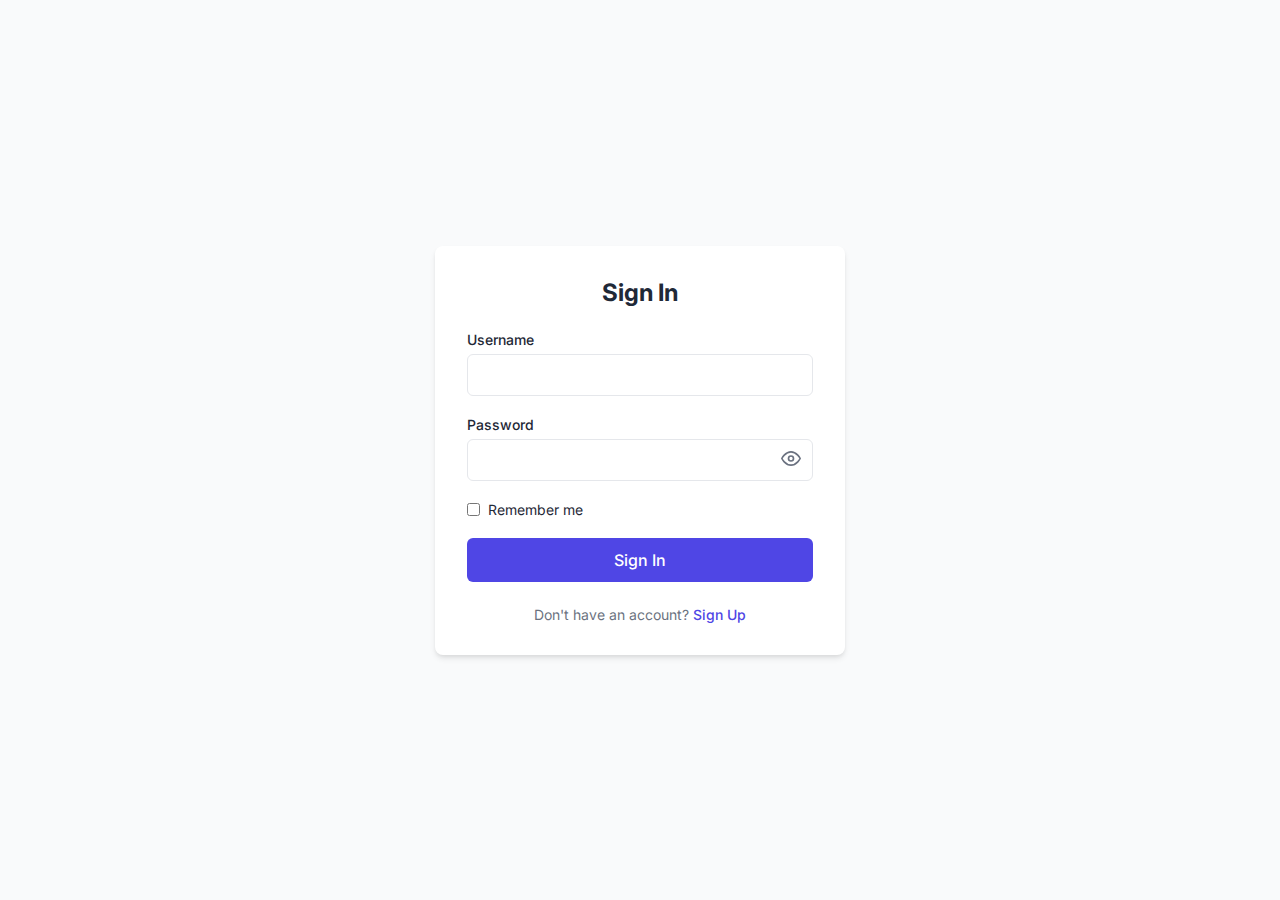
<file: src/main/resources/static/auth/sign-in.html>
<!DOCTYPE html>
<html lang="en">
<head>
    <meta charset="UTF-8">
    <meta name="viewport" content="width=device-width, initial-scale=1.0">
    <title>Sign In</title>
    <link rel="stylesheet" href="styles.css">
    <link rel="stylesheet" href="https://fonts.googleapis.com/css2?family=Inter:wght@400;500;600;700&display=swap">
</head>
<body>
    <div class="container">
        <div class="form-container">
            <h1>Sign In</h1>
            <form id="signInForm">
                <div class="form-group">
                    <label for="username">Username</label>
                    <input type="text" id="username" name="username" required>
                    <span class="error-message" id="username-error"></span>
                </div>
                <div class="form-group">
                    <label for="password">Password</label>
                    <div class="password-input-container">
                        <input type="password" id="password" name="password" required>
                        <button type="button" class="toggle-password" id="togglePassword">
                            <svg class="eye-icon" xmlns="http://www.w3.org/2000/svg" viewBox="0 0 24 24" fill="none" stroke="currentColor" stroke-width="2" stroke-linecap="round" stroke-linejoin="round">
                                <path d="M1 12s4-8 11-8 11 8 11 8-4 8-11 8-11-8-11-8z"></path>
                                <circle cx="12" cy="12" r="3"></circle>
                            </svg>
                        </button>
                    </div>
                    <span class="error-message" id="password-error"></span>
                </div>
                <div class="form-group checkbox-group">
                    <input type="checkbox" id="remember" name="remember">
                    <label for="remember">Remember me</label>
                </div>
                <button type="submit" class="btn-primary">Sign In</button>
                <span class="error-message" id="login-error"></span>
            </form>
            <div class="form-footer">
                <p>Don't have an account? <a href="sign-up.html">Sign Up</a></p>
            </div>
        </div>
    </div>
    <script src="script.js"></script>
</body>
</html>
</file>
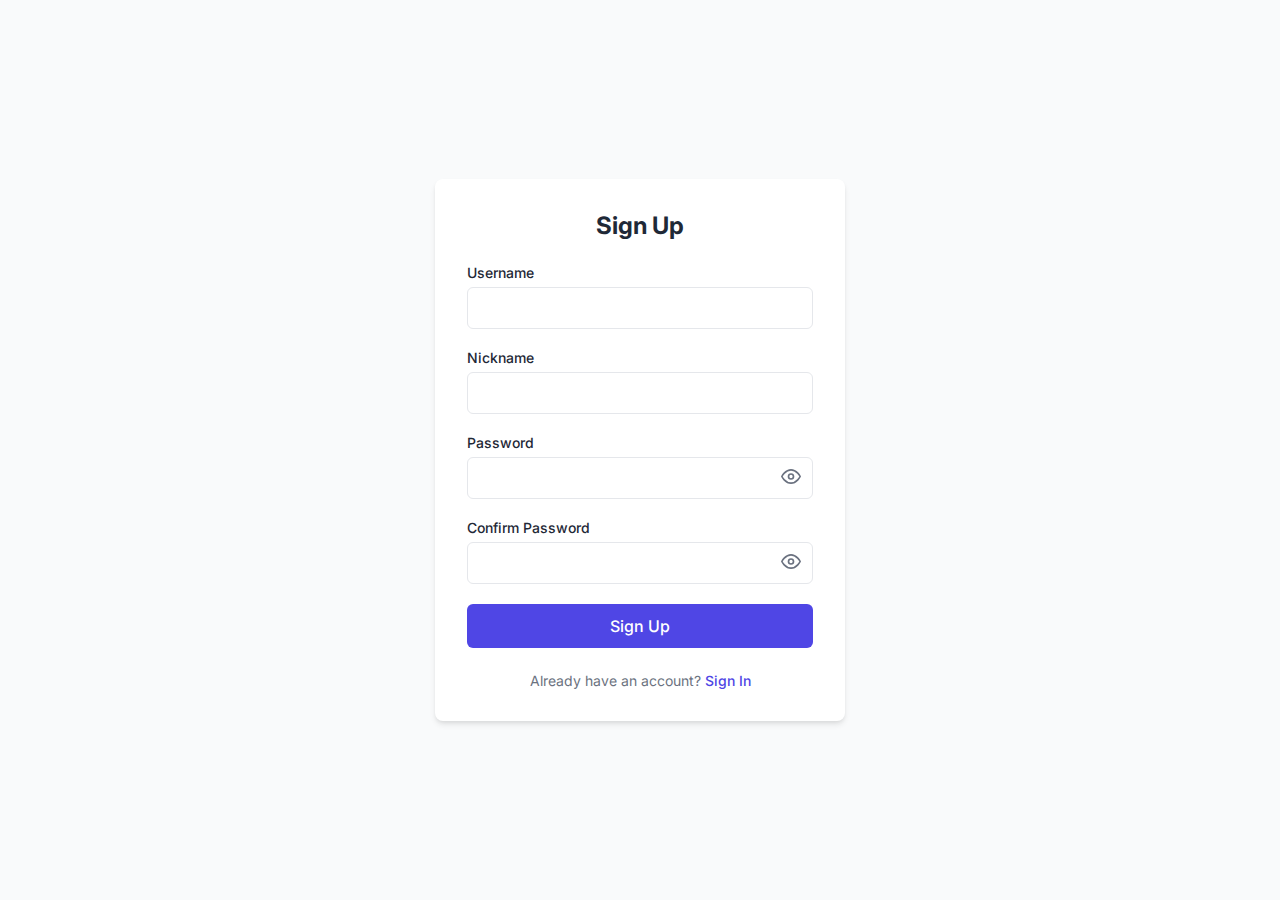
<file: src/main/resources/static/auth/sign-up.html>
<!DOCTYPE html>
<html lang="en">
<head>
    <meta charset="UTF-8">
    <meta name="viewport" content="width=device-width, initial-scale=1.0">
    <title>Sign Up</title>
    <link rel="stylesheet" href="styles.css">
    <link rel="stylesheet" href="https://fonts.googleapis.com/css2?family=Inter:wght@400;500;600;700&display=swap">
</head>
<body>
    <div class="container">
        <div class="form-container">
            <h1>Sign Up</h1>
            <form id="signUpForm">
                <div class="form-group">
                    <label for="username">Username</label>
                    <input type="text" id="username" name="username" required>
                    <span class="error-message" id="username-error"></span>
                </div>
                <div class="form-group">
                    <label for="nickname">Nickname</label>
                    <input type="text" id="nickname" name="nickname" required>
                    <span class="error-message" id="nickname-error"></span>
                </div>
                <div class="form-group">
                    <label for="password">Password</label>
                    <div class="password-input-container">
                        <input type="password" id="password" name="password" required>
                        <button type="button" class="toggle-password" id="togglePassword">
                            <svg class="eye-icon" xmlns="http://www.w3.org/2000/svg" viewBox="0 0 24 24" fill="none" stroke="currentColor" stroke-width="2" stroke-linecap="round" stroke-linejoin="round">
                                <path d="M1 12s4-8 11-8 11 8 11 8-4 8-11 8-11-8-11-8z"></path>
                                <circle cx="12" cy="12" r="3"></circle>
                            </svg>
                        </button>
                    </div>
                    <span class="error-message" id="password-error"></span>
                </div>
                <div class="form-group">
                    <label for="confirmPassword">Confirm Password</label>
                    <div class="password-input-container">
                        <input type="password" id="confirmPassword" name="confirmPassword" required>
                        <button type="button" class="toggle-password" id="toggleConfirmPassword">
                            <svg class="eye-icon" xmlns="http://www.w3.org/2000/svg" viewBox="0 0 24 24" fill="none" stroke="currentColor" stroke-width="2" stroke-linecap="round" stroke-linejoin="round">
                                <path d="M1 12s4-8 11-8 11 8 11 8-4 8-11 8-11-8-11-8z"></path>
                                <circle cx="12" cy="12" r="3"></circle>
                            </svg>
                        </button>
                    </div>
                    <span class="error-message" id="confirmPassword-error"></span>
                </div>
                <button type="submit" class="btn-primary">Sign Up</button>
            </form>
            <div class="form-footer">
                <p>Already have an account? <a href="sign-in.html">Sign In</a></p>
            </div>
        </div>
    </div>
    <script src="script.js"></script>
</body>
</html>
</file>
<file: src/main/resources/static/auth/styles.css>
* {
    margin: 0;
    padding: 0;
    box-sizing: border-box;
    font-family: 'Inter', sans-serif;
}

:root {
    --primary-color: #4f46e5;
    --primary-hover: #4338ca;
    --error-color: #ef4444;
    --text-color: #1f2937;
    --text-light: #6b7280;
    --border-color: #e5e7eb;
    --background-color: #f9fafb;
    --white: #ffffff;
    --shadow: 0 4px 6px -1px rgba(0, 0, 0, 0.1), 0 2px 4px -1px rgba(0, 0, 0, 0.06);
}

body {
    background-color: var(--background-color);
    color: var(--text-color);
    min-height: 100vh;
    display: flex;
    align-items: center;
    justify-content: center;
}

.container {
    width: 100%;
    max-width: 450px;
    padding: 20px;
}

.form-container {
    background-color: var(--white);
    border-radius: 8px;
    box-shadow: var(--shadow);
    padding: 32px;
}

h1 {
    font-size: 24px;
    font-weight: 700;
    margin-bottom: 24px;
    text-align: center;
}

.form-group {
    margin-bottom: 20px;
}

label {
    display: block;
    font-size: 14px;
    font-weight: 500;
    margin-bottom: 6px;
}

input[type="text"],
input[type="password"] {
    width: 100%;
    padding: 10px 12px;
    border: 1px solid var(--border-color);
    border-radius: 6px;
    font-size: 16px;
    transition: border-color 0.2s;
}

input[type="text"]:focus,
input[type="password"]:focus {
    outline: none;
    border-color: var(--primary-color);
    box-shadow: 0 0 0 3px rgba(79, 70, 229, 0.1);
}

.password-input-container {
    position: relative;
}

.toggle-password {
    position: absolute;
    right: 12px;
    top: 50%;
    transform: translateY(-50%);
    background: none;
    border: none;
    cursor: pointer;
    color: var(--text-light);
}

.eye-icon {
    width: 20px;
    height: 20px;
}

.checkbox-group {
    display: flex;
    align-items: center;
}

.checkbox-group label {
    margin-bottom: 0;
    margin-left: 8px;
    font-weight: 400;
}

.btn-primary {
    width: 100%;
    padding: 12px;
    background-color: var(--primary-color);
    color: var(--white);
    border: none;
    border-radius: 6px;
    font-size: 16px;
    font-weight: 500;
    cursor: pointer;
    transition: background-color 0.2s;
}

.btn-primary:hover {
    background-color: var(--primary-hover);
}

.form-footer {
    margin-top: 24px;
    text-align: center;
    font-size: 14px;
    color: var(--text-light);
}

.form-footer a {
    color: var(--primary-color);
    text-decoration: none;
    font-weight: 500;
}

.form-footer a:hover {
    text-decoration: underline;
}

.error-message {
    display: block;
    color: var(--error-color);
    font-size: 12px;
    margin-top: 4px;
}

@media (max-width: 480px) {
    .form-container {
        padding: 24px;
    }
}
</file>
